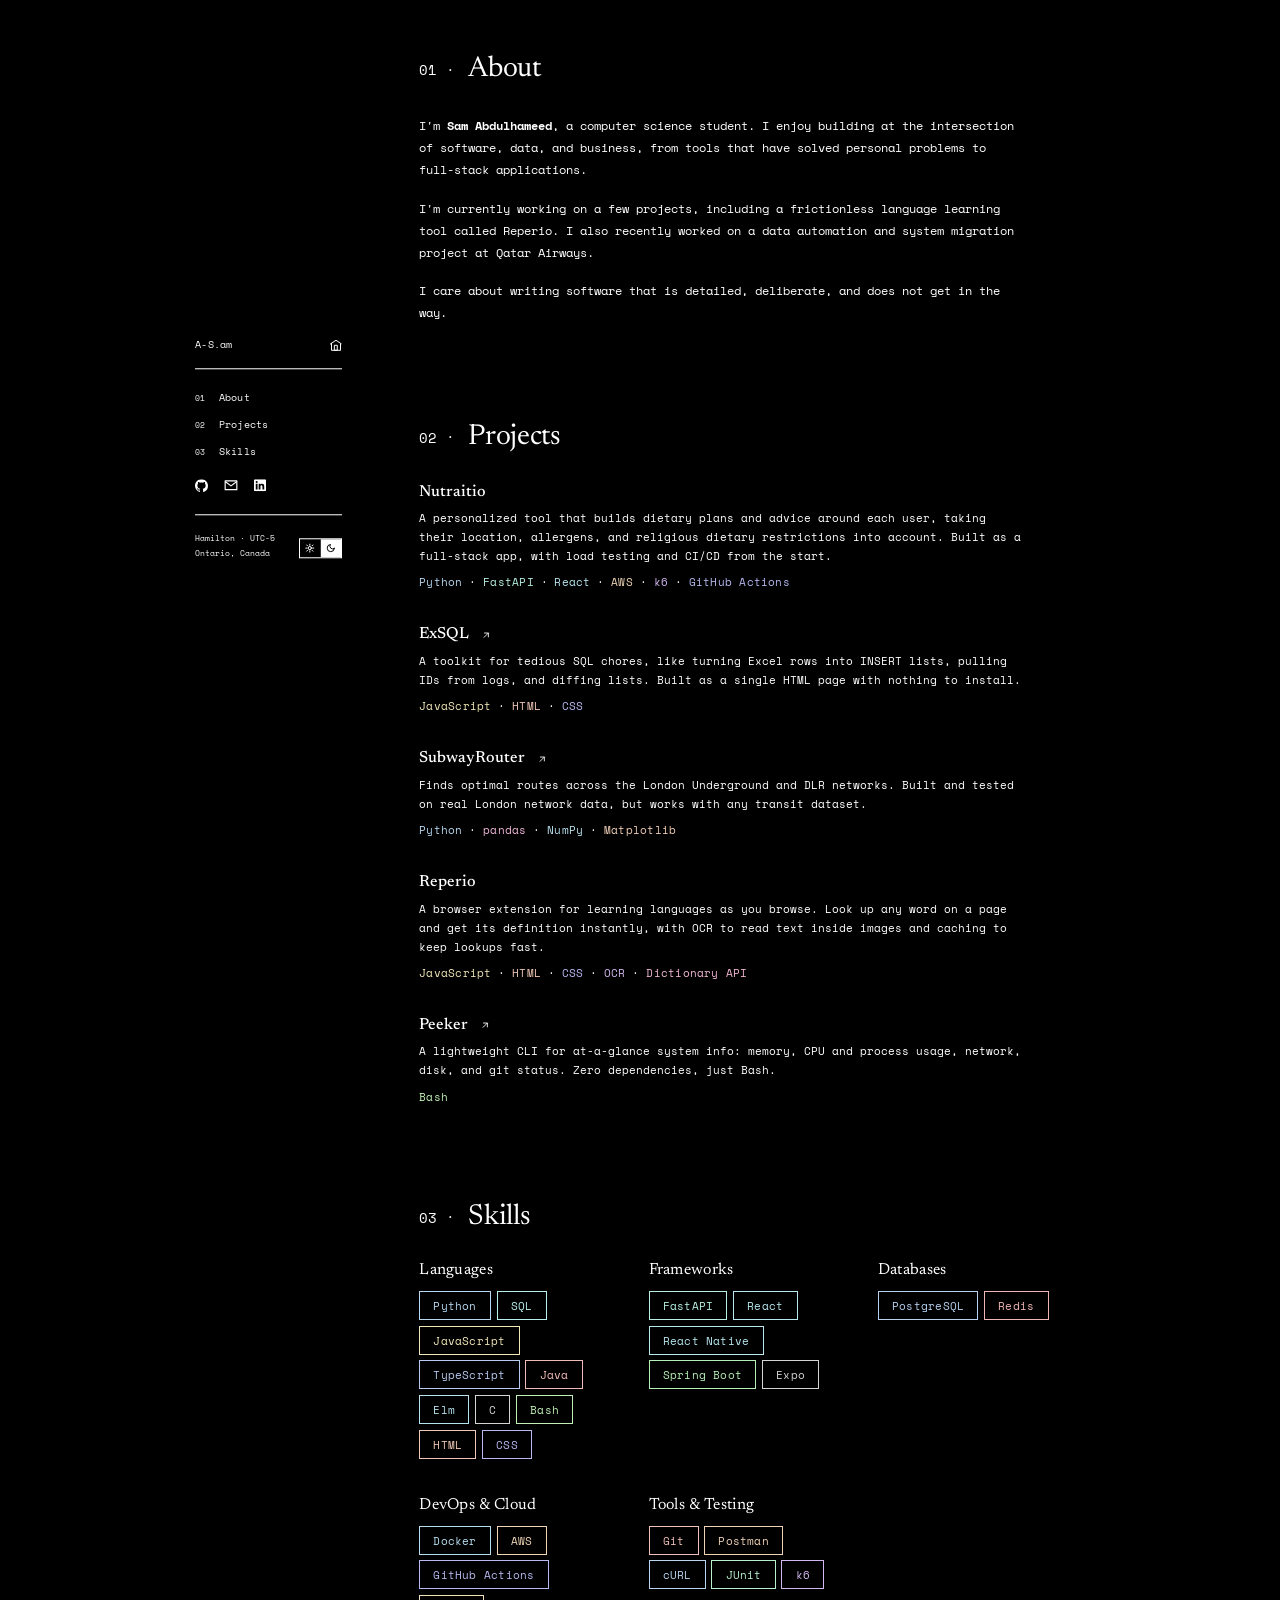
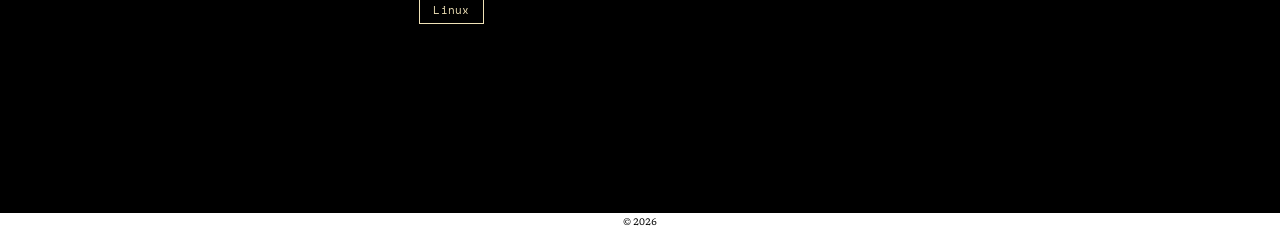
<file: website/html/about.html>
﻿<!DOCTYPE html>
<html lang="en-CA">
<head>
  <meta charset="utf-8" />
  <meta name="viewport" content="width=device-width, initial-scale=1" />
  <link rel="preconnect" href="https://fonts.googleapis.com">
  <link rel="preconnect" href="https://fonts.gstatic.com" crossorigin>
  <link href="https://fonts.googleapis.com/css2?family=Newsreader:ital,opsz,wght@0,6..72,300..700;1,6..72,300..700&family=Space+Mono:ital,wght@0,400;0,700;1,400&display=swap" rel="stylesheet">
  <link rel="icon" type="image/png" href="../assets/icons/x.png">
  <link rel="stylesheet" href="../css/about.css">
  <title>About</title>
</head>
<body>

  <div class="page-wrap">
  <aside class="sidebar">
    <div class="s-header-row">
      <a class="s-name" href="../index.html">A-S.am</a>
      <a class="s-back" href="../index.html" aria-label="Home">
        <svg width="12" height="12" viewBox="0 0 24 24" fill="currentColor" stroke="currentColor" stroke-width="2" stroke-linecap="round" stroke-linejoin="round">
          <path d="M1.5 9L12 2L22.5 9L21 9V22H3V9Z M9.5 12H14.5V22H9.5Z"/>
        </svg>
      </a>
    </div>

    <div class="s-divider"></div>

    <nav class="s-nav">
      <a href="#about" class="active"><span class="num">01</span> About</a>
      <a href="#projects"><span class="num">02</span> Projects</a>
      <a href="#skills"><span class="num">03</span> Skills</a>
    </nav>

    <nav class="s-links" aria-label="Contact">
      <a href="https://github.com/oakflow" target="_blank" aria-label="GitHub">
        <svg width="13" height="13" viewBox="0 0 16 16" fill="currentColor" aria-hidden="true"><path d="M8 0C3.58 0 0 3.58 0 8c0 3.54 2.29 6.53 5.47 7.59.4.07.55-.17.55-.38 0-.19-.01-.82-.01-1.49-2.01.37-2.53-.49-2.69-.94-.09-.23-.48-.94-.82-1.13-.28-.15-.68-.52-.01-.53.63-.01 1.08.58 1.23.82.72 1.21 1.87.87 2.33.66.07-.52.28-.87.51-1.07-1.78-.2-3.64-.89-3.64-3.95 0-.87.31-1.59.82-2.15-.08-.2-.36-1.02.08-2.12 0 0 .67-.21 2.2.82.64-.18 1.32-.27 2-.27.68 0 1.36.09 2 .27 1.53-1.04 2.2-.82 2.2-.82.44 1.1.16 1.92.08 2.12.51.56.82 1.27.82 2.15 0 3.07-1.87 3.75-3.65 3.95.29.25.54.73.54 1.48 0 1.07-.01 1.93-.01 2.2 0 .21.15.46.55.38A8.013 8.013 0 0016 8c0-4.42-3.58-8-8-8z"/></svg>
      </a>
      <a href="mailto:sam@a-s.am" aria-label="Email">
        <svg width="14" height="14" viewBox="0 0 24 24" fill="none" stroke="currentColor" stroke-width="2" stroke-linejoin="round" aria-hidden="true"><rect x="2" y="4.5" width="20" height="15"/><path d="M2 5.5l10 7.5 10-7.5"/></svg>
      </a>
      <a href="https://linkedin.com/in/sam-a-1ba475292" target="_blank" aria-label="LinkedIn">
        <svg width="12" height="12" viewBox="0 0 24 24" fill="currentColor" aria-hidden="true"><path d="M20.447 20.452h-3.554v-5.569c0-1.328-.027-3.037-1.852-3.037-1.853 0-2.136 1.445-2.136 2.939v5.667H9.351V9h3.414v1.561h.046c.477-.9 1.637-1.85 3.37-1.85 3.601 0 4.267 2.37 4.267 5.455v6.286zM5.337 7.433a2.062 2.062 0 01-2.063-2.065 2.064 2.064 0 112.063 2.065zm1.782 13.019H3.555V9h3.564v11.452zM22.225 0H1.771C.792 0 0 .774 0 1.729v20.542C0 23.227.792 24 1.771 24h20.451C23.2 24 24 23.227 24 22.271V1.729C24 .774 23.2 0 22.222 0h.003z"/></svg>
      </a>
    </nav>

    <div class="s-divider"></div>

    <div class="s-footer-row">
      <div class="s-meta">
        Hamilton · UTC-5<br>
        Ontario, Canada
      </div>
      <div class="theme-segmented" role="button" aria-label="Toggle theme">
        <span class="theme-slider"></span>
        <span class="theme-half" data-side="sun">
          <svg width="9.6" height="9.6" viewBox="0 0 24 24" fill="none" stroke="currentColor" stroke-width="2.5" stroke-linecap="round">
            <circle cx="12" cy="12" r="4"/>
            <line x1="12" y1="2"     x2="12" y2="5"/>
            <line x1="12" y1="19"    x2="12" y2="22"/>
            <line x1="2"  y1="12"    x2="5"  y2="12"/>
            <line x1="19" y1="12"    x2="22" y2="12"/>
            <line x1="4.22"  y1="4.22"  x2="6.34"  y2="6.34"/>
            <line x1="17.66" y1="17.66" x2="19.78" y2="19.78"/>
            <line x1="4.22"  y1="19.78" x2="6.34"  y2="17.66"/>
            <line x1="17.66" y1="6.34"  x2="19.78" y2="4.22"/>
          </svg>
        </span>
        <span class="theme-half" data-side="moon">
          <svg width="9.6" height="9.6" viewBox="0 0 24 24" fill="none" stroke="currentColor" stroke-width="2.5" stroke-linecap="round" stroke-linejoin="round">
            <path d="M21 12.79A9 9 0 1 1 11.21 3 7 7 0 0 0 21 12.79z"/>
          </svg>
        </span>
      </div>
    </div>
  </aside>

  <main>

    <section id="about">
      <div class="section-label"><span class="label-num">01</span><span class="label-sep"> · </span> About</div>
      <p>
        I'm <strong>Sam Abdulhameed</strong>, a computer science student. I enjoy building at the intersection
        of software, data, and business, from tools that have solved personal problems to full-stack applications.
      </p>
      <p>
        I'm currently working on a few projects, including a frictionless language learning tool called Reperio. I also recently worked on a data automation and system migration project at Qatar Airways.
      </p>
      <p>
        I care about writing software that is detailed, deliberate, and does not get in the way.
      </p>
    </section>

    <section id="projects">
      <div class="section-label"><span class="label-num">02</span><span class="label-sep"> · </span> Projects</div>

      <div class="proj-list">

        <div class="proj">
          <div class="proj-head">
            <div class="proj-title">Nutraitio</div>
          </div>
          <p class="proj-desc">
            A personalized tool that builds dietary plans and advice around each user,
            taking their location, allergens, and religious dietary restrictions into account.
            Built as a full-stack app, with load testing and CI/CD from the start.
          </p>
          <div class="proj-tech"><span class="t-python">Python</span><span class="t-fastapi">FastAPI</span><span class="t-react">React</span><span class="t-aws">AWS</span><span class="t-k6">k6</span><span class="t-gha">GitHub Actions</span></div>
        </div>

        <div class="proj">
          <a class="proj-head proj-link" href="https://github.com/oakflow/ExSQL" target="_blank" aria-label="View ExSQL on GitHub">
            <div class="proj-title">ExSQL</div>
            <span class="proj-arrow"><svg width="10.4" height="10.4" viewBox="0 0 24 24" fill="none" stroke="currentColor" stroke-width="2" stroke-linecap="round" stroke-linejoin="round" aria-hidden="true"><path d="M7 17L17 7M8 7h9v9"/></svg></span>
          </a>
          <p class="proj-desc">
            A toolkit for tedious SQL chores, like turning Excel rows into INSERT lists, pulling IDs
            from logs, and diffing lists. Built as a single HTML page with nothing to install.
          </p>
          <div class="proj-tech"><span class="t-js">JavaScript</span><span class="t-html">HTML</span><span class="t-css">CSS</span></div>
        </div>

        <div class="proj">
          <a class="proj-head proj-link" href="https://github.com/oakflow/SubwayRouter" target="_blank" aria-label="View SubwayRouter on GitHub">
            <div class="proj-title">SubwayRouter</div>
            <span class="proj-arrow"><svg width="10.4" height="10.4" viewBox="0 0 24 24" fill="none" stroke="currentColor" stroke-width="2" stroke-linecap="round" stroke-linejoin="round" aria-hidden="true"><path d="M7 17L17 7M8 7h9v9"/></svg></span>
          </a>
          <p class="proj-desc">
            Finds optimal routes across the London Underground and DLR networks. Built and tested on
            real London network data, but works with any transit dataset.
          </p>
          <div class="proj-tech"><span class="t-python">Python</span><span class="t-pandas">pandas</span><span class="t-numpy">NumPy</span><span class="t-matplotlib">Matplotlib</span></div>
        </div>

        <div class="proj">
          <div class="proj-head">
            <div class="proj-title">Reperio</div>
          </div>
          <p class="proj-desc">
            A browser extension for learning languages as you browse. Look up any word on a page and get
            its definition instantly, with OCR to read text inside images and caching to keep lookups fast.
          </p>
          <div class="proj-tech"><span class="t-js">JavaScript</span><span class="t-html">HTML</span><span class="t-css">CSS</span><span class="t-ocr">OCR</span><span class="t-api">Dictionary API</span></div>
        </div>

        <div class="proj">
          <a class="proj-head proj-link" href="https://github.com/oakflow/Peeker" target="_blank" aria-label="View Peeker on GitHub">
            <div class="proj-title">Peeker</div>
            <span class="proj-arrow"><svg width="10.4" height="10.4" viewBox="0 0 24 24" fill="none" stroke="currentColor" stroke-width="2" stroke-linecap="round" stroke-linejoin="round" aria-hidden="true"><path d="M7 17L17 7M8 7h9v9"/></svg></span>
          </a>
          <p class="proj-desc">
            A lightweight CLI for at-a-glance system info: memory, CPU and process usage, network, disk,
            and git status. Zero dependencies, just Bash.
          </p>
          <div class="proj-tech"><span class="t-bash">Bash</span></div>
        </div>

      </div>
    </section>

    <section id="skills">
      <div class="section-label"><span class="label-num">03</span><span class="label-sep"> · </span> Skills</div>

      <div class="skills-grid">
        <div>
          <div class="skill-group-label">Languages</div>
          <div class="skill-tags">
            <span class="skill-tag t-python">Python</span>
            <span class="skill-tag t-sql">SQL</span>
            <span class="skill-tag t-js">JavaScript</span>
            <span class="skill-tag t-ts">TypeScript</span>
            <span class="skill-tag t-java">Java</span>
            <span class="skill-tag t-elm">Elm</span>
            <span class="skill-tag t-c">C</span>
            <span class="skill-tag t-bash">Bash</span>
            <span class="skill-tag t-html">HTML</span>
            <span class="skill-tag t-css">CSS</span>
          </div>
        </div>
        <div>
          <div class="skill-group-label">Frameworks</div>
          <div class="skill-tags">
            <span class="skill-tag t-fastapi">FastAPI</span>
            <span class="skill-tag t-react">React</span>
            <span class="skill-tag t-react">React Native</span>
            <span class="skill-tag t-springboot">Spring Boot</span>
            <span class="skill-tag t-expo">Expo</span>
          </div>
        </div>
        <div>
          <div class="skill-group-label">Databases</div>
          <div class="skill-tags">
            <span class="skill-tag t-postgres">PostgreSQL</span>
            <span class="skill-tag t-redis">Redis</span>
          </div>
        </div>
        <div>
          <div class="skill-group-label">DevOps & Cloud</div>
          <div class="skill-tags">
            <span class="skill-tag t-docker">Docker</span>
            <span class="skill-tag t-aws">AWS</span>
            <span class="skill-tag t-gha">GitHub Actions</span>
            <span class="skill-tag t-linux">Linux</span>
          </div>
        </div>
        <div>
          <div class="skill-group-label">Tools & Testing</div>
          <div class="skill-tags">
            <span class="skill-tag t-git">Git</span>
            <span class="skill-tag t-postman">Postman</span>
            <span class="skill-tag t-curl">cURL</span>
            <span class="skill-tag t-junit">JUnit</span>
            <span class="skill-tag t-k6">k6</span>
          </div>
        </div>
      </div>
    </section>

  </main>
  </div>

  <div class="about-footer">© 2026</div>

  <script src="../js/about.js"></script>

</body>
</html>
</file>
<file: website/css/about.css>
*, *::before, *::after { box-sizing: border-box; margin: 0; padding: 0; }

:root {
  --bg: #000;
  --fg: #fff;
}

[data-theme="light"] {
  --bg: #fff;
  --fg: #000;
}

::selection { background: var(--fg); color: var(--bg); }

@keyframes page-enter {
  from { opacity: 0; transform: translateY(32px); }
  to   { opacity: 1; transform: translateY(0); }
}
body { animation: page-enter 1.2s cubic-bezier(0, 0, 0.2, 1) both; }


html {
  font-family: 'Space Mono', monospace;
  background: var(--bg);
  color: var(--fg);
  -webkit-font-smoothing: antialiased;
  -moz-osx-font-smoothing: grayscale;
  scroll-behavior: smooth;
  scrollbar-width: none;
  -ms-overflow-style: none;
  transition: background 0.3s ease, color 0.3s ease;
}

html::-webkit-scrollbar { display: none; }

body {
  min-height: 100vh;
  display: flex;
  justify-content: center;
  background: var(--bg);
}

html.overscroll-footer { background: var(--fg); }

.page-wrap {
  display: flex;
  width: 100%;
  max-width: 928px;
  padding: 0 19.2px;
}

/* ── SIDEBAR ─────────────────────────────────────── */

.sidebar {
  position: sticky;
  top: 50%;
  transform: translateY(-50%);
  align-self: flex-start;
  width: 176px;
  flex-shrink: 0;
  padding: 0 28.8px 0 0;
  display: flex;
  flex-direction: column;
}

.s-header-row {
  display: flex;
  align-items: center;
  justify-content: space-between;
}

.s-name {
  text-decoration: none;
  font-family: 'Space Mono', monospace;
  font-size: 10.4px;
  font-weight: 500;
  letter-spacing: 0.02em;
  color: var(--fg);
  line-height: 1.3;
}

.s-role {
  font-size: 8.8px;
  font-weight: 300;
  color: var(--fg);
  margin-top: 4px;
  line-height: 1.6;
}

.theme-segmented {
  position: relative;
  display: flex;
  border: 1px solid var(--fg);
  cursor: pointer;
  user-select: none;
  transition: border-color 0.3s ease;
}

.theme-slider {
  position: absolute;
  inset: 0;
  width: 50%;
  background: var(--fg);
  transform: translateX(100%);
  transition: transform 0.25s ease, background 0.3s ease;
  pointer-events: none;
}

[data-theme="light"] .theme-slider {
  transform: translateX(0);
}

.no-transition .theme-slider {
  transition: none !important;
}

/* fade colours on theme switch like home */
html.theme-anim *:not(.theme-slider) {
  transition: color 0.3s ease, background-color 0.3s ease, border-color 0.3s ease,
              fill 0.3s ease, stroke 0.3s ease, text-decoration-color 0.3s ease !important;
}

.theme-half {
  flex: 1;
  display: flex;
  align-items: center;
  justify-content: center;
  padding: 4px 5.6px;
  position: relative;
  z-index: 1;
}

[data-side="sun"]  { color: #fff; }
[data-side="moon"] { color: #000; }

.s-divider {
  width: 100%;
  border: none;
  border-top: 1px solid var(--fg);
  margin: 16px 0;
}

.s-nav {
  display: flex;
  flex-direction: column;
  gap: 2px;
}

.s-nav a {
  display: flex;
  align-items: baseline;
  gap: 11.2px;
  width: fit-content;
  font-size: 9.6px;
  font-weight: 300;
  color: var(--fg);
  text-decoration: none;
  padding: 5.6px 0;
  letter-spacing: 0.01em;
  background-image: linear-gradient(90deg, var(--fg) 0%, var(--fg) 100%);
  background-position: 100% 100%;
  background-repeat: no-repeat;
  background-size: 0% 1px;
  transition: font-weight 0.1s ease, background-size 320ms ease;
}

.s-nav a .num {
  font-family: 'Space Mono', monospace;
  font-size: 8px;
  font-weight: 400;
  color: var(--fg);
  min-width: 12.8px;
}

.s-nav a:hover,
.s-nav a.active { font-weight: 500; }

/* Grow anchored left on hover; shrink anchored right on exit (wipes left → right) */
.s-nav a:hover { background-position: 0% 100%; background-size: 100% 1px; }

.s-nav a:hover .num,
.s-nav a.active .num { font-weight: 500; }

.s-back {
  color: var(--fg);
  text-decoration: none;
  display: flex;
  align-items: center;
}

.s-back svg {
  fill-opacity: 0;
  transition: fill-opacity 0.25s ease;
}

.s-back:hover svg {
  fill-opacity: 1;
}


/* Contact icons: a small row; icons lift slightly on hover */
.s-links {
  display: flex;
  align-items: center;
  gap: 16px;
  margin-top: 14.4px;
  margin-bottom: 5.6px; /* matches .s-nav a's top padding, so both divider gaps are equal */
}

.s-links a {
  display: flex;
  color: var(--fg);
  transition: transform 0.2s ease;
}

.s-links a:hover { transform: translateY(-2px); }

.s-footer-row {
  display: flex;
  align-items: flex-end;
  justify-content: space-between;
  margin-top: auto;
}

.theme-segmented { margin-bottom: 3.6px; }

.s-meta {
  font-family: 'Space Mono', monospace;
  font-size: 8px;
  font-weight: 400;
  color: var(--fg);
  line-height: 1.9;
}

/* ── MAIN CONTENT ────────────────────────────────── */

main {
  flex: 1;
  padding: 53.2px 0 112px 48px;
  display: flex;
  flex-direction: column;
  align-items: flex-start;
}

section {
  width: 100%;
  max-width: 656px;
  margin-bottom: 96px;
}

#about      { scroll-margin-top: 53.2px; }
#projects { scroll-margin-top: 60px; }
#skills     { scroll-margin-top: 60px; }

.section-label {
  font-family: 'Newsreader', serif;
  font-size: 28.8px;
  font-weight: 400;
  letter-spacing: -0.01em;
  line-height: 1.15;
  margin-bottom: 28.8px;
}

.section-label { color: var(--fg); }

.label-num {
  font-family: 'Space Mono', monospace;
  font-size: 0.5em;
  font-weight: 400;
  vertical-align: middle;
  letter-spacing: 0;
}

.label-sep {
  font-family: 'Space Mono', monospace;
  font-size: 0.5em;
  font-weight: 400;
  vertical-align: middle;
  margin-right: 4.8px;
}

p {
  font-size: 12px;
  font-weight: 400;
  line-height: 1.85;
  color: var(--fg);
  max-width: 608px;
  margin-bottom: 16px;
}

p:last-child { margin-bottom: 0; }

p strong {
  color: var(--fg);
  font-weight: 600;
}

p a {
  color: var(--fg);
  text-decoration: underline;
  text-underline-offset: 2.4px;
  text-decoration-color: var(--fg);
}

/* ── PROJECTS ────────────────────────────────────── */

.proj-list {
  display: flex;
  flex-direction: column;
  gap: 35.2px;
}

.proj-head {
  display: flex;
  align-items: center;
  gap: 9.6px;
  margin-bottom: 6.4px;
}

.proj-title {
  font-family: 'Newsreader', serif;
  font-size: 16px;
  font-weight: 500;
  color: var(--fg);
  line-height: 1.2;
}

/* Whole heading is the link; arrow animation is driven by about.js */
.proj-link {
  color: var(--fg);
  text-decoration: none;
  width: fit-content;
}

.proj-arrow {
  display: flex;
  overflow: hidden;
  padding: 2px;
}

.proj-arrow svg { display: block; }

p.proj-desc {
  font-size: 11.2px;
  font-weight: 300;
  line-height: 1.7;
  max-width: 608px;
  margin-bottom: 8px;
}

/* Tech colours share one palette with the index marquee: each tech only picks a
   hue (--h); saturation + lightness come from the palette, so every colour sits
   on the same pale "level". Dark: hsl(h 65% 83%), light: hsl(h 35% 45%).
   Used by project tech lines and skill boxes. */
:root                { --pal-s: 65%; --pal-l: 83%; }
[data-theme="light"] { --pal-s: 35%; --pal-l: 45%; }

.proj-tech {
  display: flex;
  flex-wrap: wrap;
  font-family: 'Space Mono', monospace;
  font-size: 11.2px;
  letter-spacing: 0.02em;
}

.proj-tech span {
  color: hsl(var(--h) var(--pal-s) var(--pal-l));
}

.proj-tech span + span::before {
  content: '·';
  margin: 0 0.6em;
  color: var(--fg);
}

/* Hue only (0–360). Pick from the tech's brand colour. */
.t-js         { --h: 50;  }  /* yellow   */
.t-html       { --h: 18;  }  /* orange-red */
.t-css        { --h: 242; }  /* blue     */
.t-ocr        { --h: 270; }  /* violet   */
.t-api        { --h: 330; }  /* pink     */
.t-python     { --h: 205; }  /* sky blue */
.t-fastapi    { --h: 165; }  /* teal-green */
.t-react      { --h: 188; }  /* cyan     */
.t-aws        { --h: 32;  }  /* orange   */
.t-k6         { --h: 268; }  /* violet   */
.t-gha        { --h: 238; }  /* periwinkle */
.t-pandas     { --h: 325; }  /* magenta  */
.t-numpy      { --h: 195; }  /* blue-cyan */
.t-matplotlib { --h: 24;  }  /* orange   */
.t-bash       { --h: 110; }  /* green    */
.t-java       { --h: 4;   }  /* red      */
.t-ts         { --h: 220; }  /* blue     */
.t-sql        { --h: 178; }  /* teal     */
.t-elm        { --h: 193; }  /* blue     */
.t-c          { --h: 0; --pal-s: 0%; }  /* grey (palette lightness, no saturation) */
.t-springboot { --h: 120; }  /* green    */
.t-expo       { --h: 0; --pal-s: 0%; }  /* grey     */
.t-postgres   { --h: 212; }  /* blue     */
.t-redis      { --h: 0;   }  /* red      */
.t-docker     { --h: 200; }  /* blue     */
.t-linux      { --h: 45;  }  /* gold     */
.t-git        { --h: 10;  }  /* red-orange */
.t-postman    { --h: 28;  }  /* orange   */
.t-curl       { --h: 210; }  /* blue     */
.t-junit      { --h: 140; }  /* green    */

/* ── SKILLS ──────────────────────────────────────── */

.skills-grid {
  display: grid;
  grid-template-columns: repeat(3, 1fr);
  gap: 38.4px 32px;
}

.skill-group-label {
  font-family: 'Newsreader', serif;
  font-size: 16px;
  font-weight: 400;
  letter-spacing: 0.02em;
  color: var(--fg);
  margin-bottom: 12.8px;
}

.skill-tags {
  display: flex;
  flex-wrap: wrap;
  gap: 5.6px;
}

.skill-tag {
  font-family: 'Space Mono', monospace;
  font-size: 11.2px;
  font-weight: 400;
  --tc: hsl(var(--h) var(--pal-s) var(--pal-l));
  color: var(--tc, var(--fg));
  border: 1px solid var(--tc, var(--fg));
  padding: 5px 13.2px;
  letter-spacing: 0.02em;
  transition: background 0.15s ease, color 0.15s ease;
  cursor: default;
  user-select: none;
}

.skill-tag:hover {
  background: var(--tc, var(--fg));
  color: var(--bg);
}

/* ── FOOTER ──────────────────────────────────────── */

.about-footer {
  position: fixed;
  bottom: 0;
  left: 0;
  right: 0;
  text-align: center;
  font-family: 'Newsreader', serif;
  font-size: clamp(6.4px, 1vw, 9.6px);
  color: var(--bg);
  background-color: var(--fg);
  display: flex;
  justify-content: center;
  align-items: center;
  height: 2vh;
  min-height: 16px;
  line-height: 1;
  padding-top: 10.2px;
  padding-bottom: 8.4px;
  cursor: default;
  user-select: none;
  z-index: 10;
  transition: background-color 0.3s ease, color 0.3s ease;
}

/* ── MOBILE ──────────────────────────────────────── */

@media (max-width: 768px) {
  .page-wrap { flex-direction: column; padding: 0 19.2px; }
  /* sidebar turns to normal block at the top,  transform must be reset too. */
  .sidebar { position: relative; top: 0; transform: none; width: 100%; padding: 28px 0 0; }
  .s-name { font-size: 13px; }
  .s-back svg { width: 15px; height: 15px; }
  .s-nav { flex-direction: row; flex-wrap: wrap; gap: 4px 22px; }
  .s-nav a { font-size: 12px; gap: 8px; }
  .s-nav a .num { font-size: 10px; min-width: 0; }
  .s-links { gap: 20px; }
  .s-links svg { transform: scale(1.2); }
  .s-meta { display: none; }

  /* grid so theme toggle can share the contact-icon row instead of sitting alone */
  .sidebar { display: grid; grid-template-columns: 1fr auto; }
  .s-header-row, .s-nav, .s-divider { grid-column: 1 / -1; }
  .s-header-row               { grid-row: 1; }
  .s-header-row + .s-divider  { grid-row: 2; }
  .s-nav                      { grid-row: 3; }
  .s-links                    { grid-row: 4; grid-column: 1; }
  .s-footer-row               { grid-row: 4; grid-column: 2; align-self: center; margin: 14.4px 0 5.6px; }
  .s-links + .s-divider       { grid-row: 5; }
  .theme-segmented            { margin-bottom: 0; }
  main { padding: 32px 0 64px; }
  .skills-grid { grid-template-columns: 1fr 1fr; gap: 28.8px 19.2px; }
}

@media (max-width: 480px) {
  .skills-grid { grid-template-columns: 1fr; }
}
</file>
